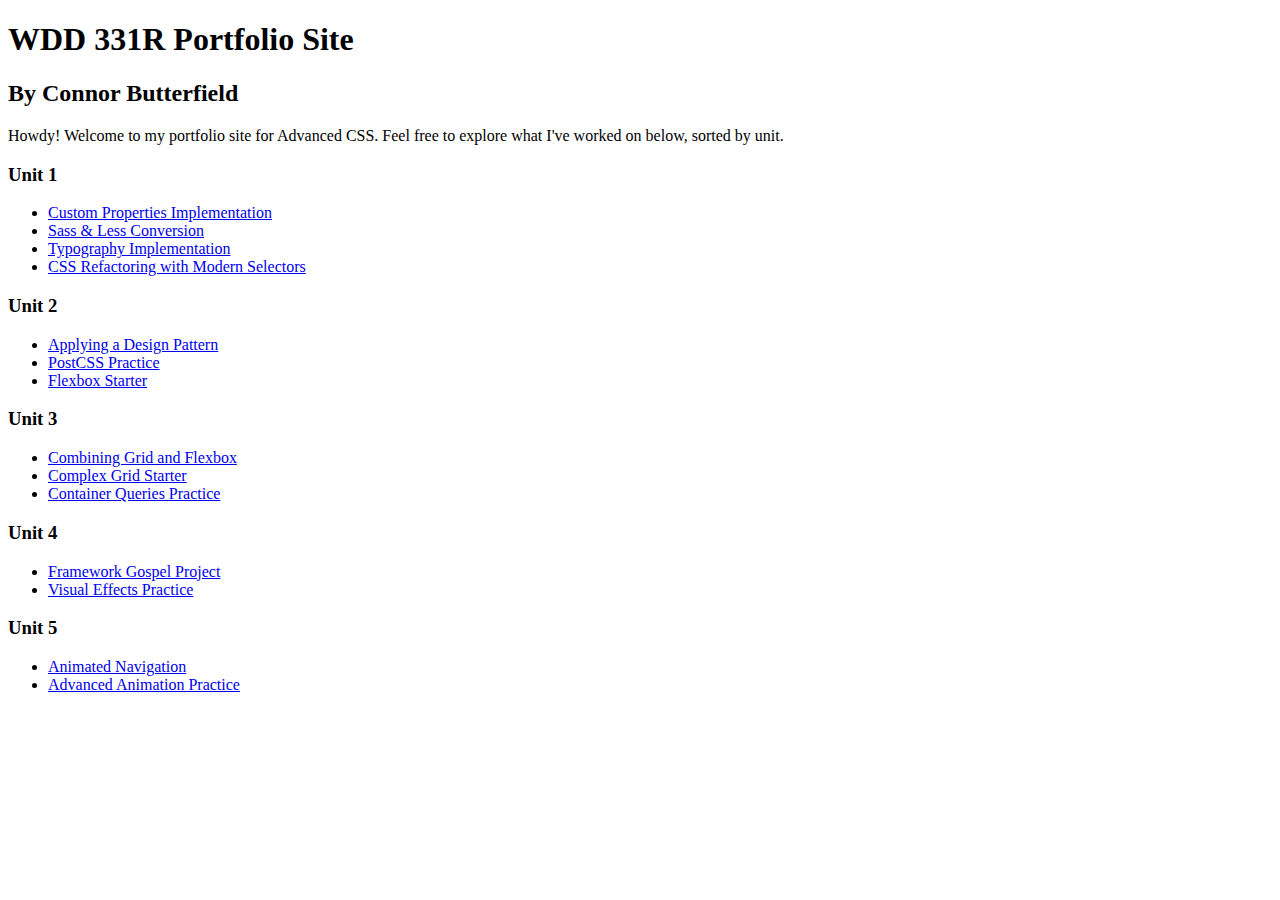
<file: index.html>
<!DOCTYPE html>
<html lang="en">
<head>
    <meta charset="UTF-8">
    <meta name="viewport" content="width=device-width, initial-scale=1.0">
    <title>WDD 331R Portfolio</title>
</head>
<body>
    <h1>WDD 331R Portfolio Site</h1>
    <h2>By Connor Butterfield</h2>
    <p>Howdy! Welcome to my portfolio site for Advanced CSS. Feel free to explore what I've worked on below, sorted by unit.</p>
    <h3>Unit 1</h3>
    <ul>
        <li><a href="unit-1\custom_properties\custom-properties-starter.html">Custom Properties Implementation</a></li>
        <li><a href="unit-1\sass_less\converted-styles.css">Sass & Less Conversion</a></li>
        <li><a href="unit-1\typography-implementation\index.html">Typography Implementation</a></li>
        <li><a href="unit-1\css-refactoring\index.html">CSS Refactoring with Modern Selectors</a></li>
    </ul>
    <h3>Unit 2</h3>
    <ul>
        <li><a href="unit-2\theming-system\index.html">Applying a Design Pattern</a></li>
        <li><a href="unit-2\postcss-practice\index.html">PostCSS Practice</a></li>
        <li><a href="unit-2\flexbox-starter\index.html">Flexbox Starter</a></li>
    </ul>
    <h3>Unit 3</h3>
    <ul>
        <li><a href="unit-3\flexbox-grid\index.html">Combining Grid and Flexbox</a></li>
        <li><a href="unit-3\complex-grid-starter\index.html">Complex Grid Starter</a></li>
        <li><a href="unit-3\container-queries\index.html">Container Queries Practice</a></li>
    </ul>
    <h3>Unit 4</h3>
    <ul>
        <li><a href="unit-4/framework-gospel-project/index.html">Framework Gospel Project</a></li>
        <li><a href="unit-4/visual-effects-practice/index.html">Visual Effects Practice</a></li>
    </ul>
    <h3>Unit 5</h3>
    <ul>
        <li><a href="unit-5/animated-navigation/index.html">Animated Navigation</a></li>
         <li><a href="unit-5/advanced-animation-practice/index.html">Advanced Animation Practice</a></li>
    </ul>
</body>
</html>
</file>
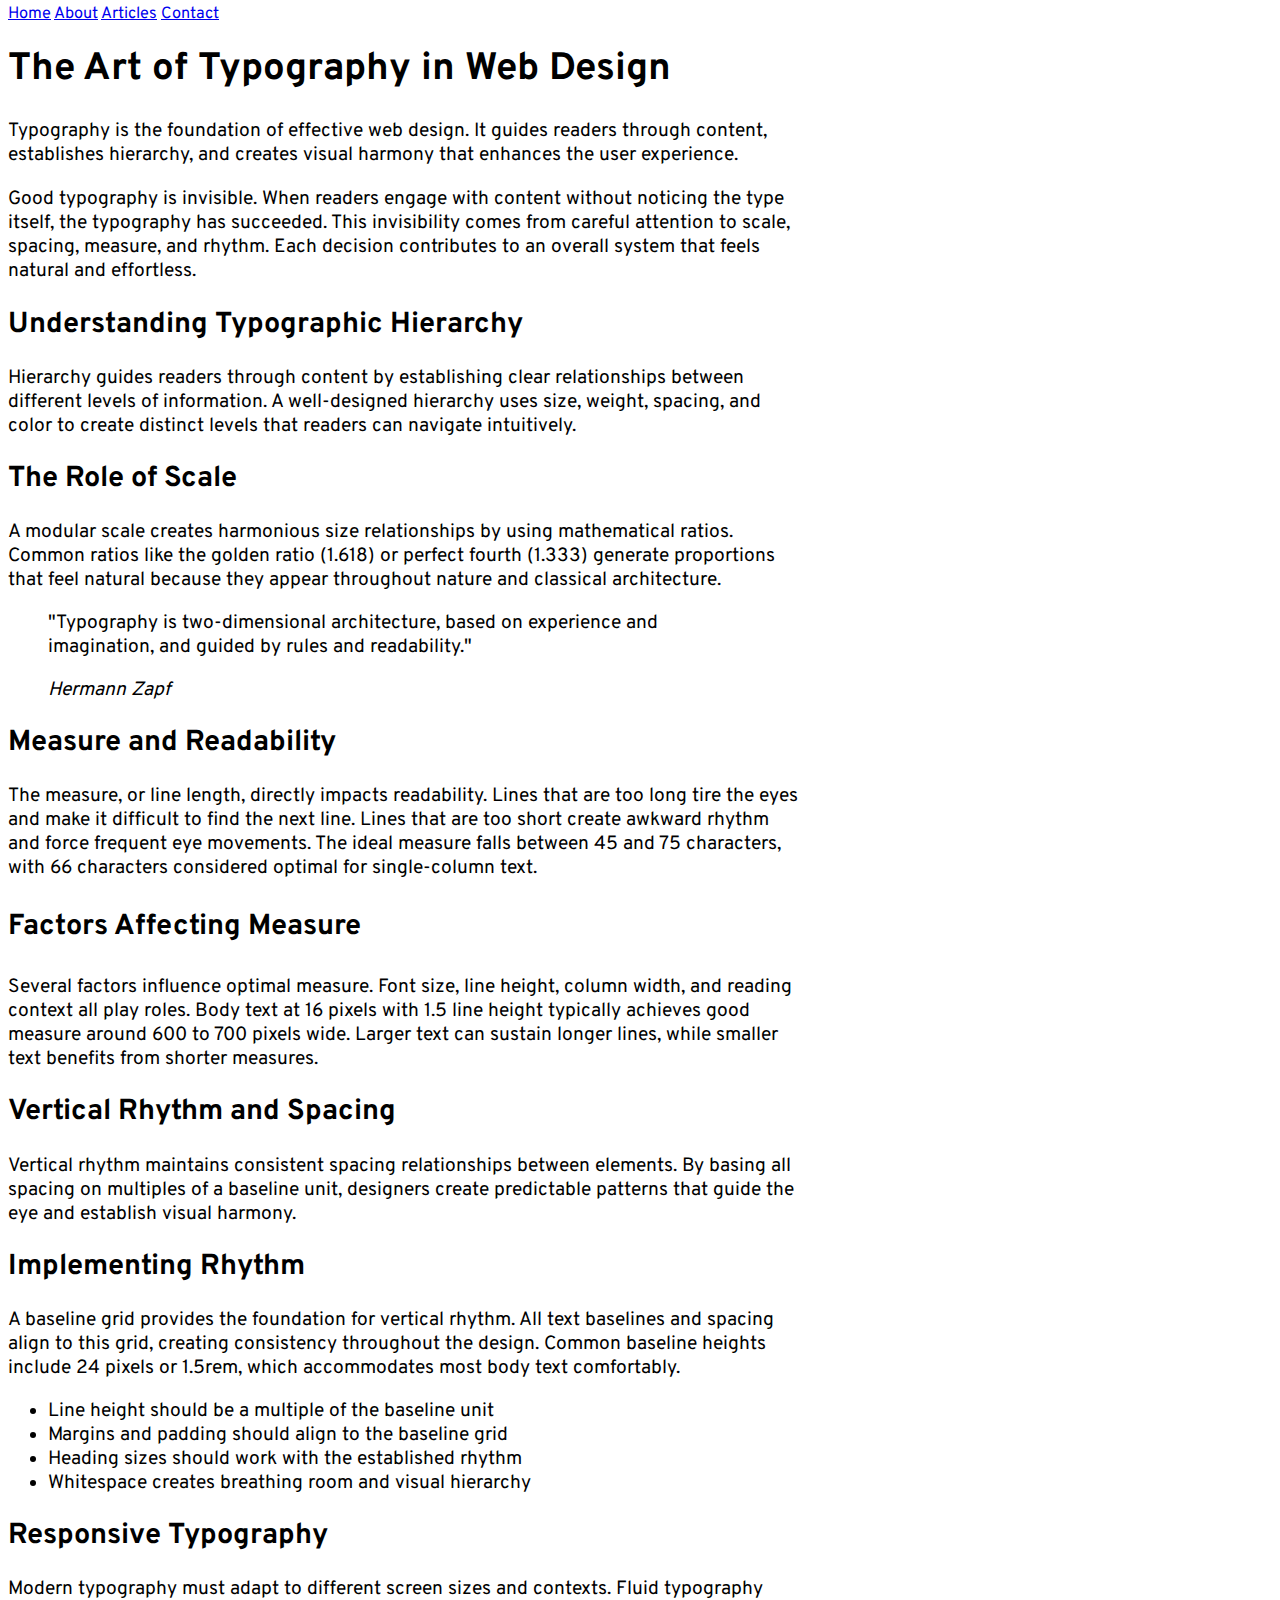
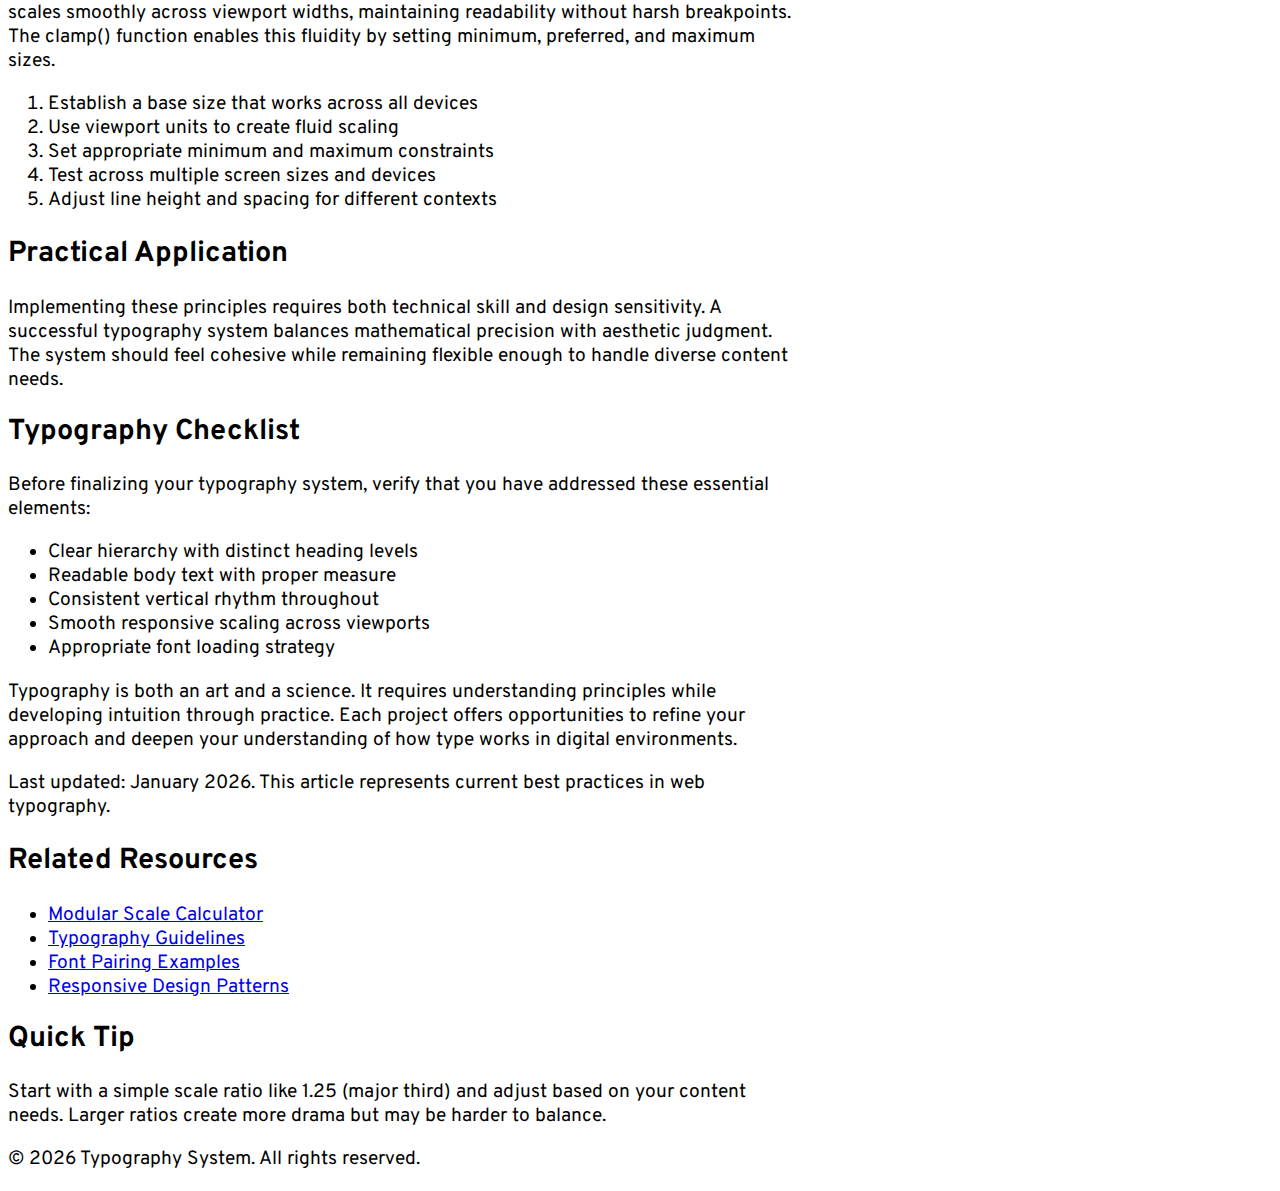
<file: unit-1/typography-implementation/index.html>
<!DOCTYPE html>
<html lang="en">
<head>
    <meta charset="UTF-8">
    <meta name="viewport" content="width=device-width, initial-scale=1.0">
    <title>Typography System Implementation</title>
    <link rel="stylesheet" href="styles.css">
</head>
<body>
    <header>
        <nav>
            <a href="#">Home</a>
            <a href="#">About</a>
            <a href="#">Articles</a>
            <a href="#">Contact</a>
        </nav>
    </header>

    <main>
        <article>
            <h1>The Art of Typography in Web Design</h1>

            <p class="lead">
                Typography is the foundation of effective web design. It guides readers through content, establishes hierarchy, and creates visual harmony that enhances the user experience.
            </p>

            <p>
                Good typography is invisible. When readers engage with content without noticing the type itself, the typography has succeeded. This invisibility comes from careful attention to scale, spacing, measure, and rhythm. Each decision contributes to an overall system that feels natural and effortless.
            </p>

            <h2>Understanding Typographic Hierarchy</h2>

            <p>
                Hierarchy guides readers through content by establishing clear relationships between different levels of information. A well-designed hierarchy uses size, weight, spacing, and color to create distinct levels that readers can navigate intuitively.
            </p>

            <h3>The Role of Scale</h3>

            <p>
                A modular scale creates harmonious size relationships by using mathematical ratios. Common ratios like the golden ratio (1.618) or perfect fourth (1.333) generate proportions that feel natural because they appear throughout nature and classical architecture.
            </p>

            <blockquote>
                <p>
                    "Typography is two-dimensional architecture, based on experience and imagination, and guided by rules and readability."
                </p>
                <cite>Hermann Zapf</cite>
            </blockquote>

            <h3>Measure and Readability</h3>

            <p>
                The measure, or line length, directly impacts readability. Lines that are too long tire the eyes and make it difficult to find the next line. Lines that are too short create awkward rhythm and force frequent eye movements. The ideal measure falls between 45 and 75 characters, with 66 characters considered optimal for single-column text.
            </p>

            <h4>Factors Affecting Measure</h4>

            <p>
                Several factors influence optimal measure. Font size, line height, column width, and reading context all play roles. Body text at 16 pixels with 1.5 line height typically achieves good measure around 600 to 700 pixels wide. Larger text can sustain longer lines, while smaller text benefits from shorter measures.
            </p>

            <h2>Vertical Rhythm and Spacing</h2>

            <p>
                Vertical rhythm maintains consistent spacing relationships between elements. By basing all spacing on multiples of a baseline unit, designers create predictable patterns that guide the eye and establish visual harmony.
            </p>

            <h3>Implementing Rhythm</h3>

            <p>
                A baseline grid provides the foundation for vertical rhythm. All text baselines and spacing align to this grid, creating consistency throughout the design. Common baseline heights include 24 pixels or 1.5rem, which accommodates most body text comfortably.
            </p>

            <ul>
                <li>Line height should be a multiple of the baseline unit</li>
                <li>Margins and padding should align to the baseline grid</li>
                <li>Heading sizes should work with the established rhythm</li>
                <li>Whitespace creates breathing room and visual hierarchy</li>
            </ul>

            <h3>Responsive Typography</h3>

            <p>
                Modern typography must adapt to different screen sizes and contexts. Fluid typography scales smoothly across viewport widths, maintaining readability without harsh breakpoints. The clamp() function enables this fluidity by setting minimum, preferred, and maximum sizes.
            </p>

            <ol>
                <li>Establish a base size that works across all devices</li>
                <li>Use viewport units to create fluid scaling</li>
                <li>Set appropriate minimum and maximum constraints</li>
                <li>Test across multiple screen sizes and devices</li>
                <li>Adjust line height and spacing for different contexts</li>
            </ol>

            <h2>Practical Application</h2>

            <p>
                Implementing these principles requires both technical skill and design sensitivity. A successful typography system balances mathematical precision with aesthetic judgment. The system should feel cohesive while remaining flexible enough to handle diverse content needs.
            </p>

            <div class="card">
                <h3>Typography Checklist</h3>
                <p>
                    Before finalizing your typography system, verify that you have addressed these essential elements:
                </p>
                <ul>
                    <li>Clear hierarchy with distinct heading levels</li>
                    <li>Readable body text with proper measure</li>
                    <li>Consistent vertical rhythm throughout</li>
                    <li>Smooth responsive scaling across viewports</li>
                    <li>Appropriate font loading strategy</li>
                </ul>
            </div>

            <p>
                Typography is both an art and a science. It requires understanding principles while developing intuition through practice. Each project offers opportunities to refine your approach and deepen your understanding of how type works in digital environments.
            </p>

            <p class="small">
                Last updated: January 2026. This article represents current best practices in web typography.
            </p>
        </article>

        <aside>
            <h2>Related Resources</h2>
            <ul>
                <li><a href="#">Modular Scale Calculator</a></li>
                <li><a href="#">Typography Guidelines</a></li>
                <li><a href="#">Font Pairing Examples</a></li>
                <li><a href="#">Responsive Design Patterns</a></li>
            </ul>

            <div class="callout">
                <h3>Quick Tip</h3>
                <p>
                    Start with a simple scale ratio like 1.25 (major third) and adjust based on your content needs. Larger ratios create more drama but may be harder to balance.
                </p>
            </div>
        </aside>
    </main>

    <footer>
        <p>&copy; 2026 Typography System. All rights reserved.</p>
    </footer>
</body>
</html>
</file>
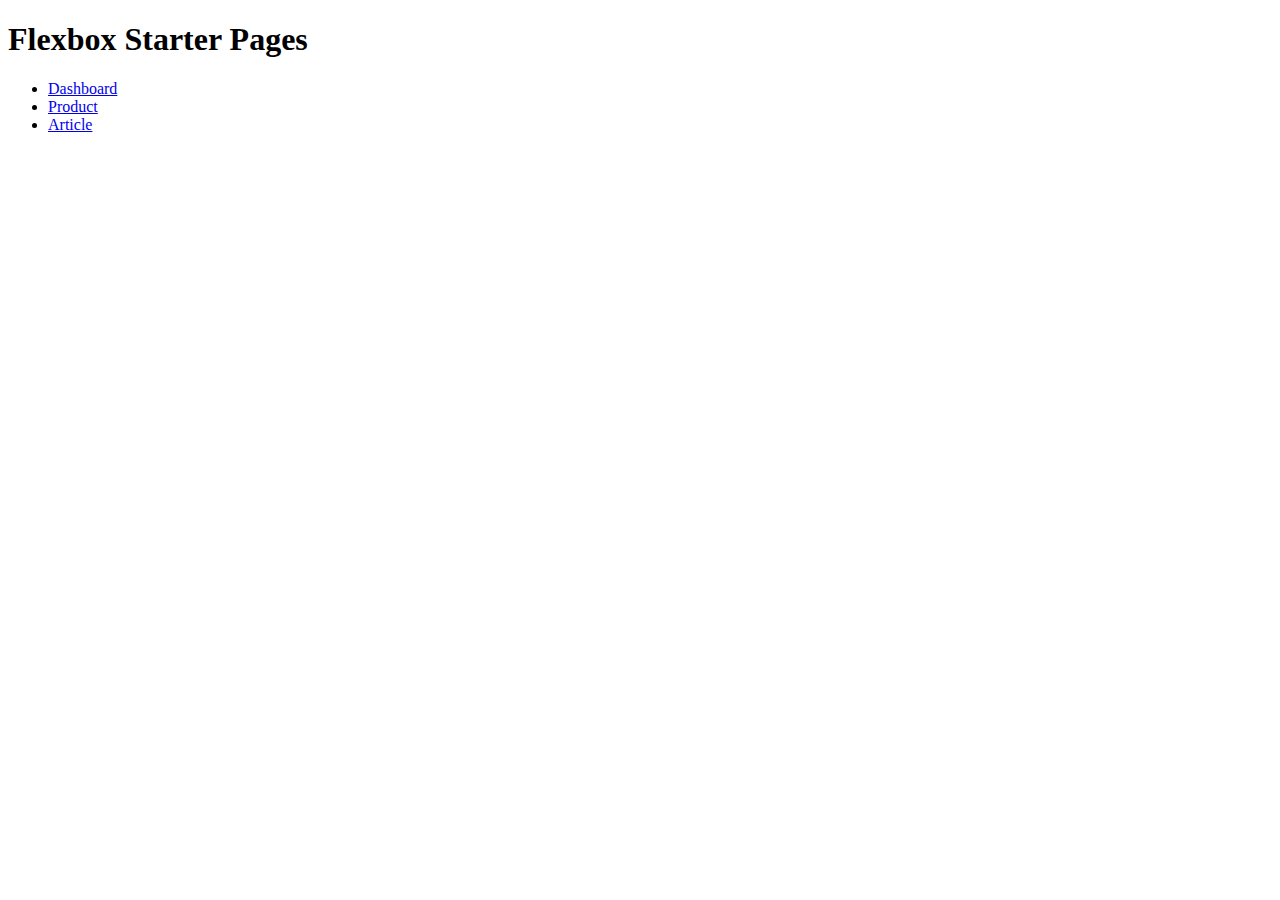
<file: unit-2/flexbox-starter/index.html>
<!DOCTYPE html>
<html lang="en">
<head>
    <meta charset="UTF-8">
    <meta name="viewport" content="width=device-width, initial-scale=1.0">
    <title>Flexbox Starter Index</title>
</head>
<body>
    <h1>Flexbox Starter Pages</h1>
    <ul>
        <li><a href="dashboard.html">Dashboard</a></li>
        <li><a href="product.html">Product</a></li>
        <li><a href="article.html">Article</a></li>
    </ul>
</body>
</html>
</file>
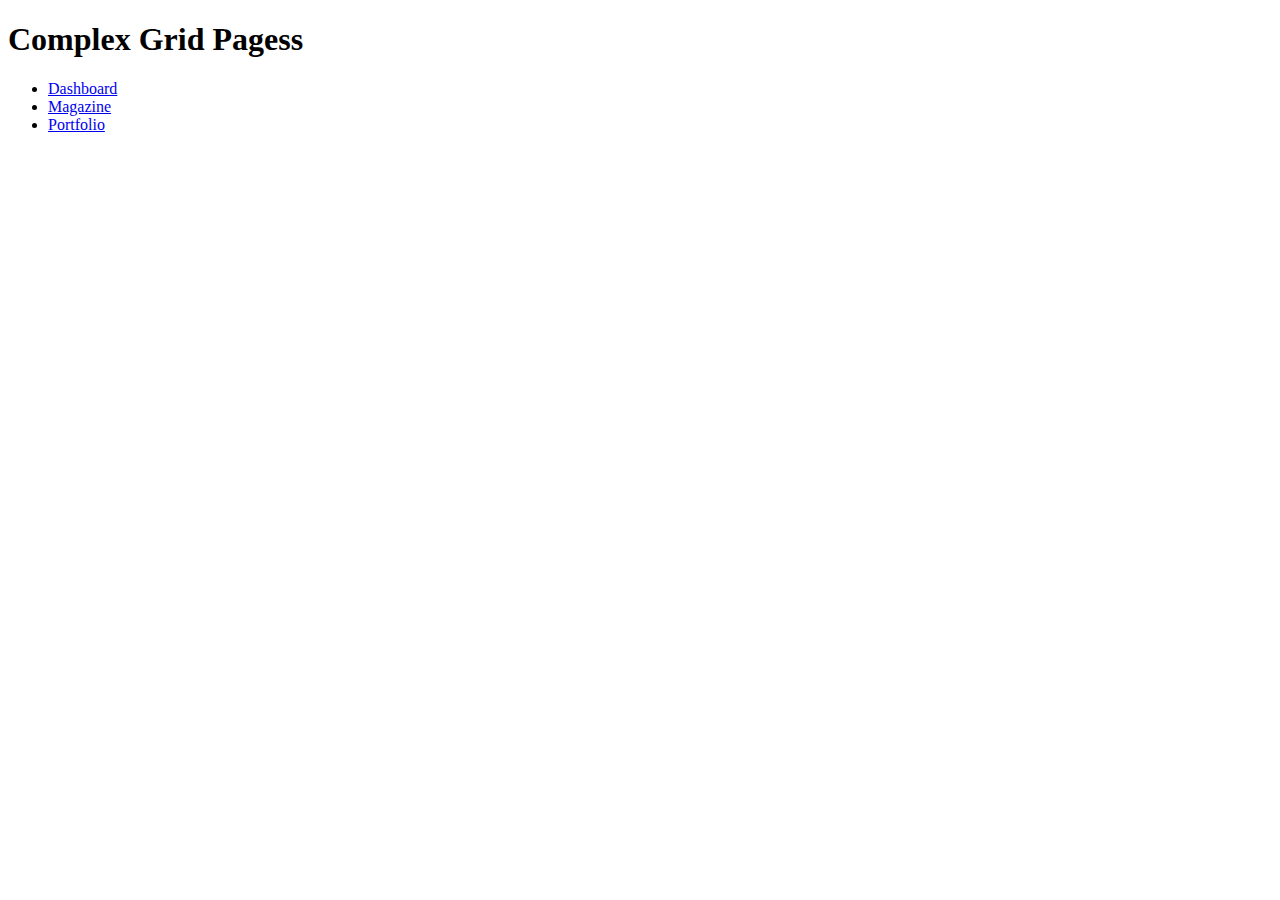
<file: unit-3/complex-grid-starter/index.html>
<!DOCTYPE html>
<html lang="en">
<head>
    <meta charset="UTF-8">
    <meta name="viewport" content="width=device-width, initial-scale=1.0">
    <title>Complex Grid Index</title>
</head>
<body>
    <h1>Complex Grid Pagess</h1>
    <ul>
        <li><a href="dashboard.html">Dashboard</a></li>
        <li><a href="magazine.html">Magazine</a></li>
        <li><a href="portfolio.html">Portfolio</a></li>
    </ul>
</body>
</html>
</file>
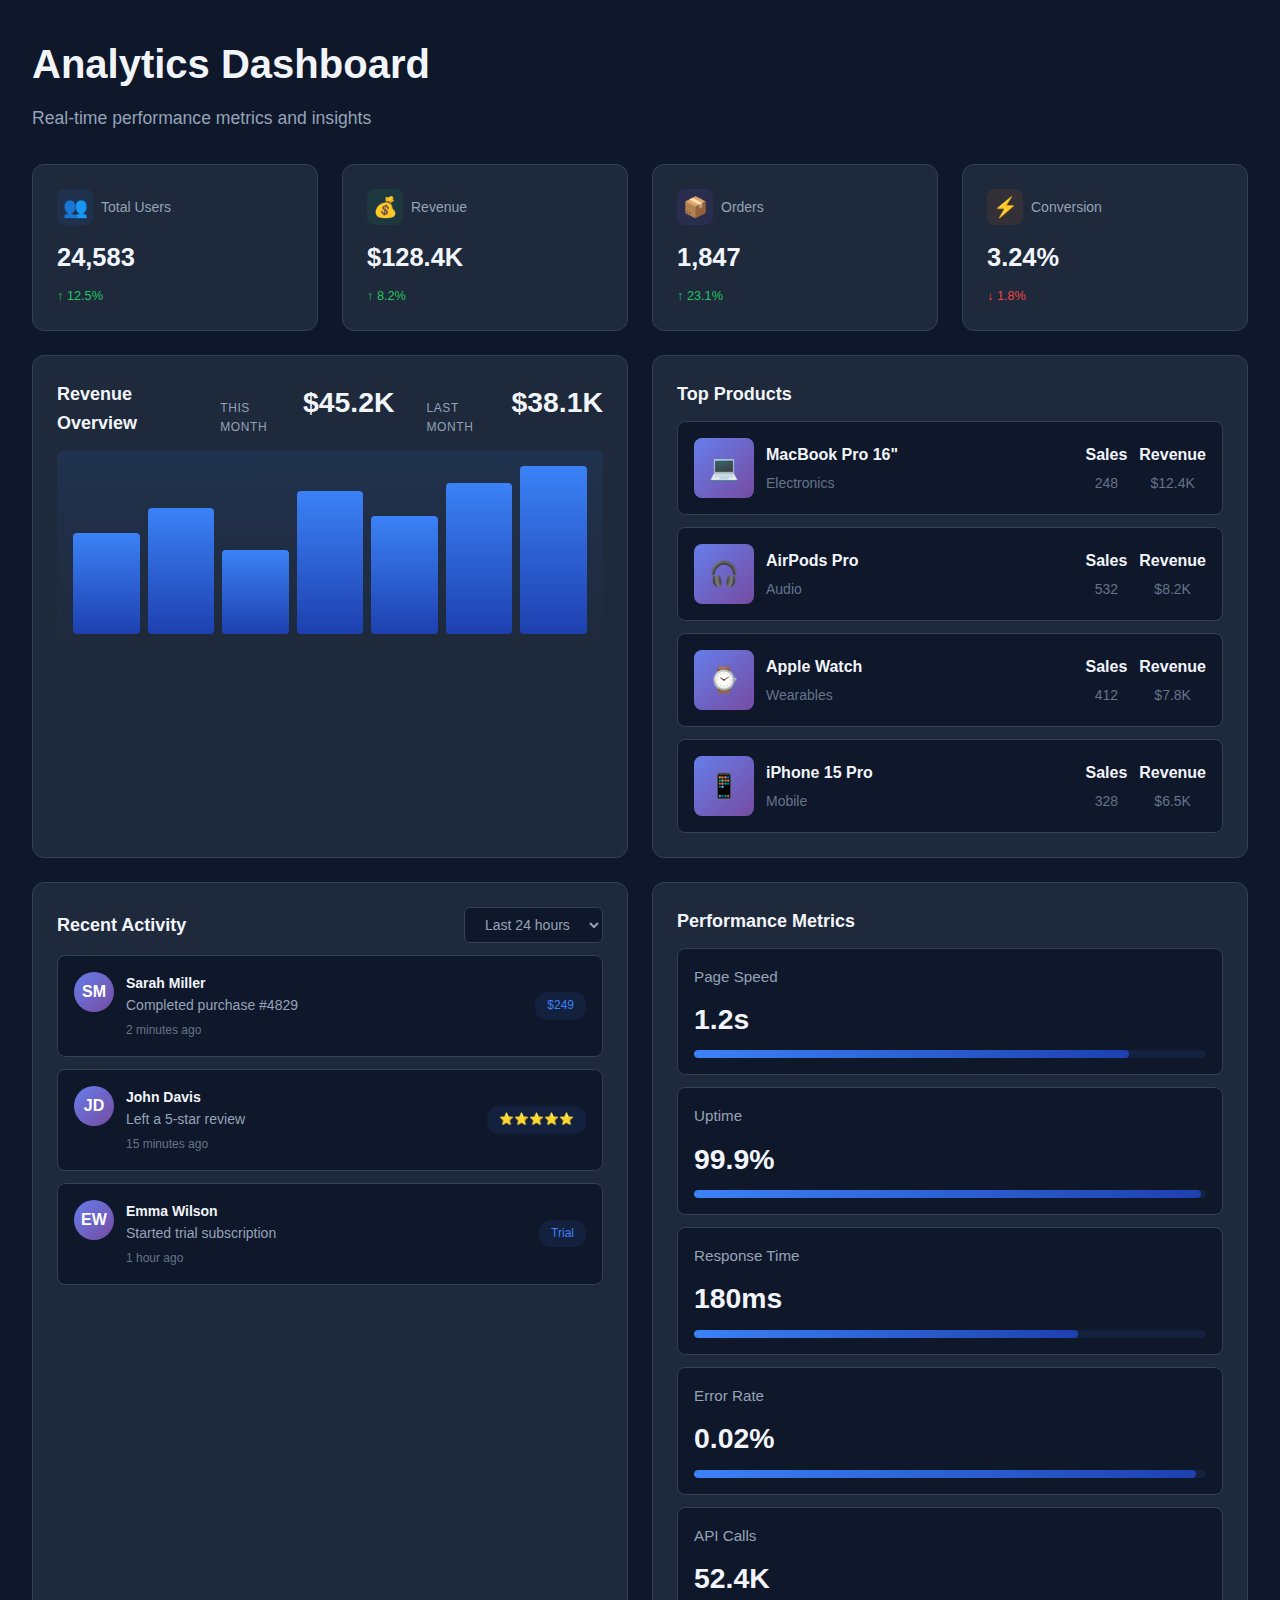
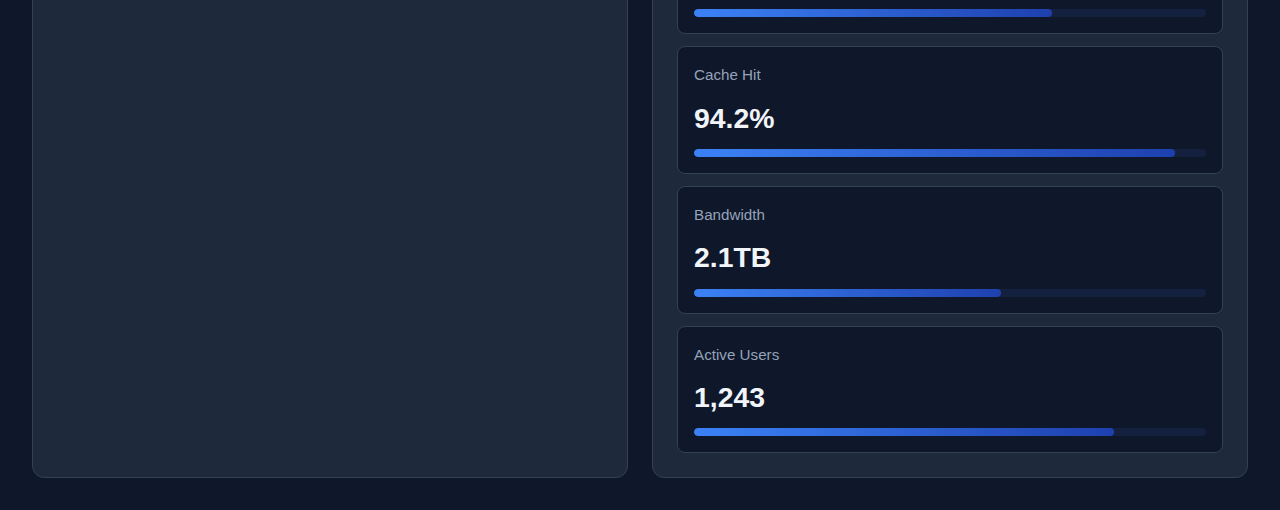
<file: unit-3/container-queries/index.html>
<!DOCTYPE html>
<html lang="en">
<head>
    <meta charset="UTF-8">
    <meta name="viewport" content="width=device-width, initial-scale=1" />
    <title>Analytics Dashboard - Container Queries</title>
    <link rel="stylesheet" href="css/main.css">
</head>
<body>
    <div class="dashboard">
        <div class="dashboard-header">
            <h1>
                Analytics Dashboard
            </h1>
            <p>
                Real-time performance metrics and insights
            </p>
        </div>

        <div class="dashboard-grid">
            <!-- ROW 1: 4 stat cards in different width containers -->
            <div class="widget-container col-narrow">
                <div class="stat-card">
                    <div class="stat-card-header">
                        <div class="stat-card-icon blue">
                            👥
                        </div>
                        <div class="stat-card-title">
                            Total Users
                        </div>
                    </div>
                    <div class="stat-card-content">
                        <div class="stat-card-value">
                            24,583
                        </div>
                        <div class="stat-card-change positive">
                            ↑ 12.5%
                        </div>
                    </div>
                    <svg class="stat-card-chart" viewBox="0 0 80 60" preserveAspectRatio="none">
                        <polyline points="0,50 20,45 40,30 60,35 80,20" fill="none" stroke="#3b82f6" stroke-width="2"/>
                        <polyline points="0,60 0,50 20,45 40,30 60,35 80,20 80,60" fill="rgba(59, 130, 246, 0.1)"/>
                    </svg>
                </div>
            </div>

            <div class="widget-container col-narrow">
                <div class="stat-card">
                    <div class="stat-card-header">
                        <div class="stat-card-icon green">
                            💰
                        </div>
                        <div class="stat-card-title">
                            Revenue
                        </div>
                    </div>
                    <div class="stat-card-content">
                        <div class="stat-card-value">
                            $128.4K
                        </div>
                        <div class="stat-card-change positive">
                            ↑ 8.2%
                        </div>
                    </div>
                    <svg class="stat-card-chart" viewBox="0 0 80 60" preserveAspectRatio="none">
                        <polyline points="0,40 20,35 40,45 60,25 80,15" fill="none" stroke="#22c55e" stroke-width="2"/>
                        <polyline points="0,60 0,40 20,35 40,45 60,25 80,15 80,60" fill="rgba(34, 197, 94, 0.1)"/>
                    </svg>
                </div>
            </div>

            <div class="widget-container col-narrow">
                <div class="stat-card">
                    <div class="stat-card-header">
                        <div class="stat-card-icon purple">
                            📦
                        </div>
                        <div class="stat-card-title">
                            Orders
                        </div>
                    </div>
                    <div class="stat-card-content">
                        <div class="stat-card-value">
                            1,847
                        </div>
                        <div class="stat-card-change positive">
                            ↑ 23.1%
                        </div>
                    </div>
                    <svg class="stat-card-chart" viewBox="0 0 80 60" preserveAspectRatio="none">
                        <polyline points="0,45 20,40 40,35 60,30 80,10" fill="none" stroke="#a855f7" stroke-width="2"/>
                        <polyline points="0,60 0,45 20,40 40,35 60,30 80,10 80,60" fill="rgba(168, 85, 247, 0.1)"/>
                    </svg>
                </div>
            </div>

            <div class="widget-container col-narrow">
                <div class="stat-card">
                    <div class="stat-card-header">
                        <div class="stat-card-icon orange">
                            ⚡
                        </div>
                        <div class="stat-card-title">
                            Conversion
                        </div>
                    </div>
                    <div class="stat-card-content">
                        <div class="stat-card-value">
                            3.24%
                        </div>
                        <div class="stat-card-change negative">
                            ↓ 1.8%
                        </div>
                    </div>
                    <svg class="stat-card-chart" viewBox="0 0 80 60" preserveAspectRatio="none">
                        <polyline points="0,30 20,25 40,35 60,40 80,45" fill="none" stroke="#f97316" stroke-width="2"/>
                        <polyline points="0,60 0,30 20,25 40,35 60,40 80,45 80,60" fill="rgba(249, 115, 22, 0.1)"/>
                    </svg>
                </div>
            </div>

            <!-- ROW 2: Revenue chart (wide) + Top products (wide) -->
            <div class="widget-container col-wide">
                <div class="revenue-chart">
                    <div class="revenue-chart-header">
                        <div class="revenue-chart-title">
                            Revenue Overview
                        </div>
                        <div class="revenue-chart-stats">
                            <div class="revenue-stat">
                                <div class="revenue-stat-label">
                                    This Month
                                </div>
                                <div class="revenue-stat-value">
                                    $45.2K
                                </div>
                            </div>
                            <div class="revenue-stat">
                                <div class="revenue-stat-label">
                                    Last Month
                                </div>
                                <div class="revenue-stat-value">
                                    $38.1K
                                </div>
                            </div>
                        </div>
                    </div>
                    <div class="revenue-chart-visual">
                        <div class="revenue-bar" style="height: 60%;"></div>
                        <div class="revenue-bar" style="height: 75%;"></div>
                        <div class="revenue-bar" style="height: 50%;"></div>
                        <div class="revenue-bar" style="height: 85%;"></div>
                        <div class="revenue-bar" style="height: 70%;"></div>
                        <div class="revenue-bar" style="height: 90%;"></div>
                        <div class="revenue-bar" style="height: 100%;"></div>
                    </div>
                </div>
            </div>

            <div class="widget-container col-wide">
                <div class="top-products">
                    <div class="top-products-header">
                        Top Products
                    </div>
                    <div class="product-list">
                        <div class="product-item">
                            <div class="product-image">
                                💻
                            </div>
                            <div class="product-info">
                                <div class="product-name">
                                    MacBook Pro 16"
                                </div>
                                <div class="product-category">
                                    Electronics
                                </div>
                            </div>
                            <div class="product-stat">
                                <div class="product-stat-label">
                                    Sales
                                </div>
                                <div class="product-stat-value">
                                    248
                                </div>
                            </div>
                            <div class="product-stat">
                                <div class="product-stat-label">
                                    Revenue
                                </div>
                                <div class="product-stat-value">
                                    $12.4K
                                </div>
                            </div>
                        </div>
                        <div class="product-item">
                            <div class="product-image">
                                🎧
                            </div>
                            <div class="product-info">
                                <div class="product-name">
                                    AirPods Pro
                                </div>
                                <div class="product-category">
                                    Audio
                                </div>
                            </div>
                            <div class="product-stat">
                                <div class="product-stat-label">
                                    Sales
                                </div>
                                <div class="product-stat-value">
                                    532
                                </div>
                            </div>
                            <div class="product-stat">
                                <div class="product-stat-label">
                                    Revenue
                                </div>
                                <div class="product-stat-value">
                                    $8.2K
                                </div>
                            </div>
                        </div>
                        <div class="product-item">
                            <div class="product-image">
                                ⌚
                            </div>
                            <div class="product-info">
                                <div class="product-name">
                                    Apple Watch
                                </div>
                                <div class="product-category">
                                    Wearables
                                </div>
                            </div>
                            <div class="product-stat">
                                <div class="product-stat-label">
                                    Sales
                                </div>
                                <div class="product-stat-value">
                                    412
                                </div>
                            </div>
                            <div class="product-stat">
                                <div class="product-stat-label">
                                    Revenue
                                </div>
                                <div class="product-stat-value">
                                    $7.8K
                                </div>
                            </div>
                        </div>
                        <div class="product-item">
                            <div class="product-image">
                                📱
                            </div>
                            <div class="product-info">
                                <div class="product-name">
                                    iPhone 15 Pro
                                </div>
                                <div class="product-category">
                                    Mobile
                                </div>
                            </div>
                            <div class="product-stat">
                                <div class="product-stat-label">
                                    Sales
                                </div>
                                <div class="product-stat-value">
                                    328
                                </div>
                            </div>
                            <div class="product-stat">
                                <div class="product-stat-label">
                                    Revenue
                                </div>
                                <div class="product-stat-value">
                                    $6.5K
                                </div>
                            </div>
                        </div>
                    </div>
                </div>
            </div>

            <!-- ROW 3: User activity (wide) + Performance metrics (wide) -->
            <div class="widget-container col-wide">
                <div class="user-activity">
                    <div class="user-activity-header">
                        <div class="user-activity-title">
                            Recent Activity
                        </div>
                        <select class="user-activity-filter">
                            <option>Last 24 hours</option>
                            <option>Last 7 days</option>
                            <option>Last 30 days</option>
                        </select>
                    </div>
                    <div class="user-activity-list">
                        <div class="activity-item">
                            <div class="activity-item-row">
                                <div class="activity-avatar">
                                    SM
                                </div>
                                <div class="activity-content">
                                    <div class="activity-name">
                                        Sarah Miller
                                    </div>
                                    <div class="activity-action">
                                        Completed purchase #4829
                                    </div>
                                    <span class="activity-time">
                                        2 minutes ago
                                    </span>
                                </div>
                            </div>
                            <div class="activity-meta">
                                <div class="activity-badge">
                                    $249
                                </div>
                            </div>
                        </div>
                        <div class="activity-item">
                            <div class="activity-item-row">
                                <div class="activity-avatar">
                                    JD
                                </div>
                                <div class="activity-content">
                                    <div class="activity-name">
                                        John Davis
                                    </div>
                                    <div class="activity-action">
                                        Left a 5-star review
                                    </div>
                                    <span class="activity-time">
                                        15 minutes ago
                                    </span>
                                </div>
                            </div>
                            <div class="activity-meta">
                                <div class="activity-badge">
                                    ⭐⭐⭐⭐⭐
                                </div>
                            </div>
                        </div>
                        <div class="activity-item">
                            <div class="activity-item-row">
                                <div class="activity-avatar">
                                    EW
                                </div>
                                <div class="activity-content">
                                    <div class="activity-name">
                                        Emma Wilson
                                    </div>
                                    <div class="activity-action">
                                        Started trial subscription
                                    </div>
                                    <span class="activity-time">
                                        1 hour ago
                                    </span>
                                </div>
                            </div>
                            <div class="activity-meta">
                                <div class="activity-badge">
                                    Trial
                                </div>
                            </div>
                        </div>
                    </div>
                </div>
            </div>

            <div class="widget-container col-wide">
                <div class="performance-metrics">
                    <div class="performance-header">
                        Performance Metrics
                    </div>
                    <div class="metrics-grid">
                        <div class="metric-card">
                            <div class="metric-label">
                                Page Speed
                            </div>
                            <div class="metric-value">
                                1.2s
                            </div>
                            <div class="metric-progress">
                                <div class="metric-progress-bar" style="width: 85%;"></div>
                            </div>
                        </div>
                        <div class="metric-card">
                            <div class="metric-label">
                                Uptime
                            </div>
                            <div class="metric-value">
                                99.9%
                            </div>
                            <div class="metric-progress">
                                <div class="metric-progress-bar" style="width: 99%;"></div>
                            </div>
                        </div>
                        <div class="metric-card">
                            <div class="metric-label">
                                Response Time
                            </div>
                            <div class="metric-value">
                                180ms
                            </div>
                            <div class="metric-progress">
                                <div class="metric-progress-bar" style="width: 75%;"></div>
                            </div>
                        </div>
                        <div class="metric-card">
                            <div class="metric-label">
                                Error Rate
                            </div>
                            <div class="metric-value">
                                0.02%
                            </div>
                            <div class="metric-progress">
                                <div class="metric-progress-bar" style="width: 98%;"></div>
                            </div>
                        </div>
                        <div class="metric-card">
                            <div class="metric-label">
                                API Calls
                            </div>
                            <div class="metric-value">
                                52.4K
                            </div>
                            <div class="metric-progress">
                                <div class="metric-progress-bar" style="width: 70%;"></div>
                            </div>
                        </div>
                        <div class="metric-card">
                            <div class="metric-label">
                                Cache Hit
                            </div>
                            <div class="metric-value">
                                94.2%
                            </div>
                            <div class="metric-progress">
                                <div class="metric-progress-bar" style="width: 94%;"></div>
                            </div>
                        </div>
                        <div class="metric-card">
                            <div class="metric-label">
                                Bandwidth
                            </div>
                            <div class="metric-value">
                                2.1TB
                            </div>
                            <div class="metric-progress">
                                <div class="metric-progress-bar" style="width: 60%;"></div>
                            </div>
                        </div>
                        <div class="metric-card">
                            <div class="metric-label">
                                Active Users
                            </div>
                            <div class="metric-value">
                                1,243
                            </div>
                            <div class="metric-progress">
                                <div class="metric-progress-bar" style="width: 82%;"></div>
                            </div>
                        </div>
                    </div>
                </div>
            </div>
        </div>
    </div>
</body>
</html>
</file>
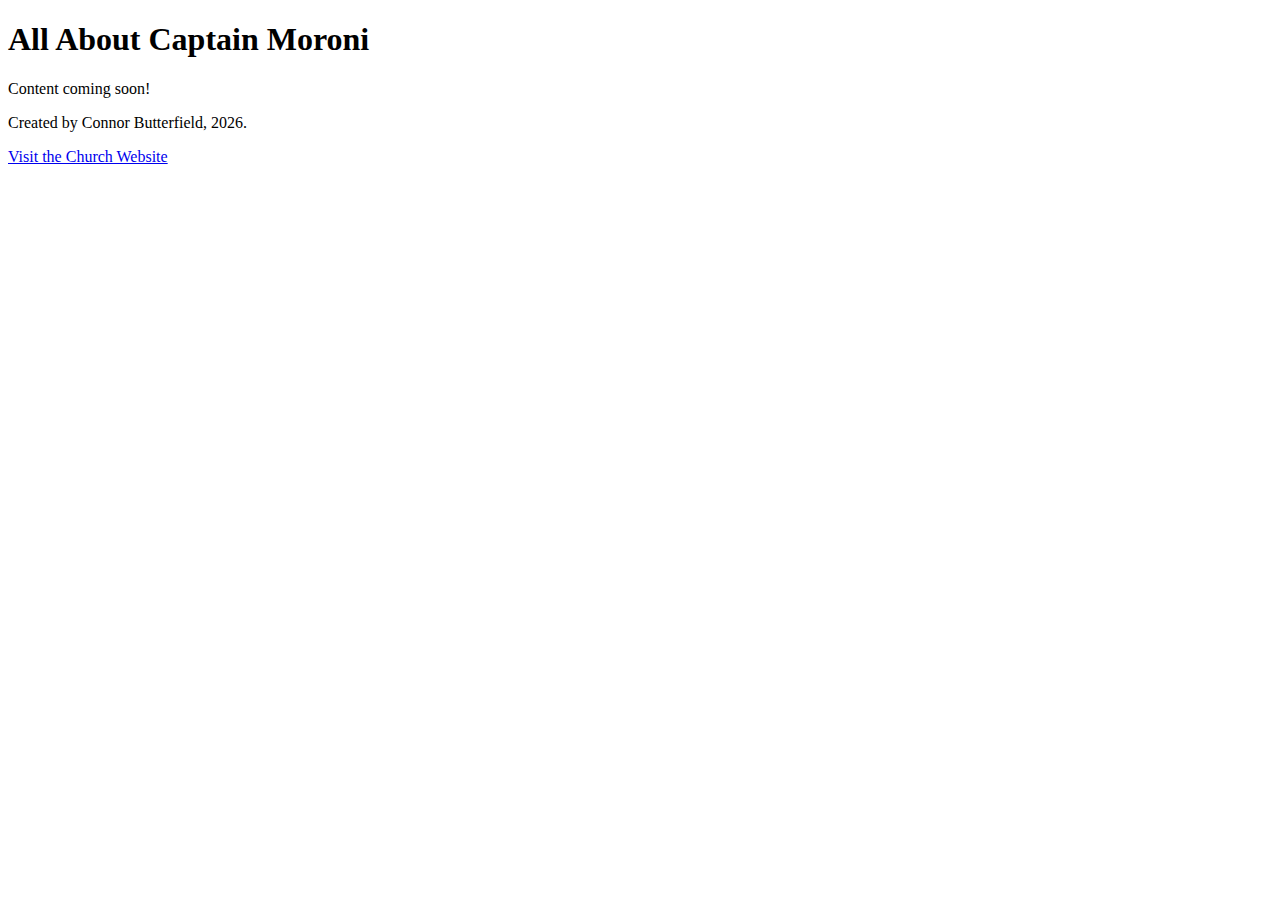
<file: unit-4/framework-gospel-project/index.html>
<!DOCTYPE html>
<html lang="en">
<head>
    <meta charset="UTF-8">
    <meta name="viewport" content="width=device-width, initial-scale=1.0">
    <title>Gospel Site</title>
</head>
<body>
    <header>
        <h1>All About Captain Moroni</h1>
    </header>
        <p>
            Content coming soon!
        </p>
    <footer>
        <p>Created by Connor Butterfield, 2026.</p>
        <a href="https://www.churchofjesuschrist.org/">Visit the Church Website</a>
    </footer>
</body>
</html>
</file>
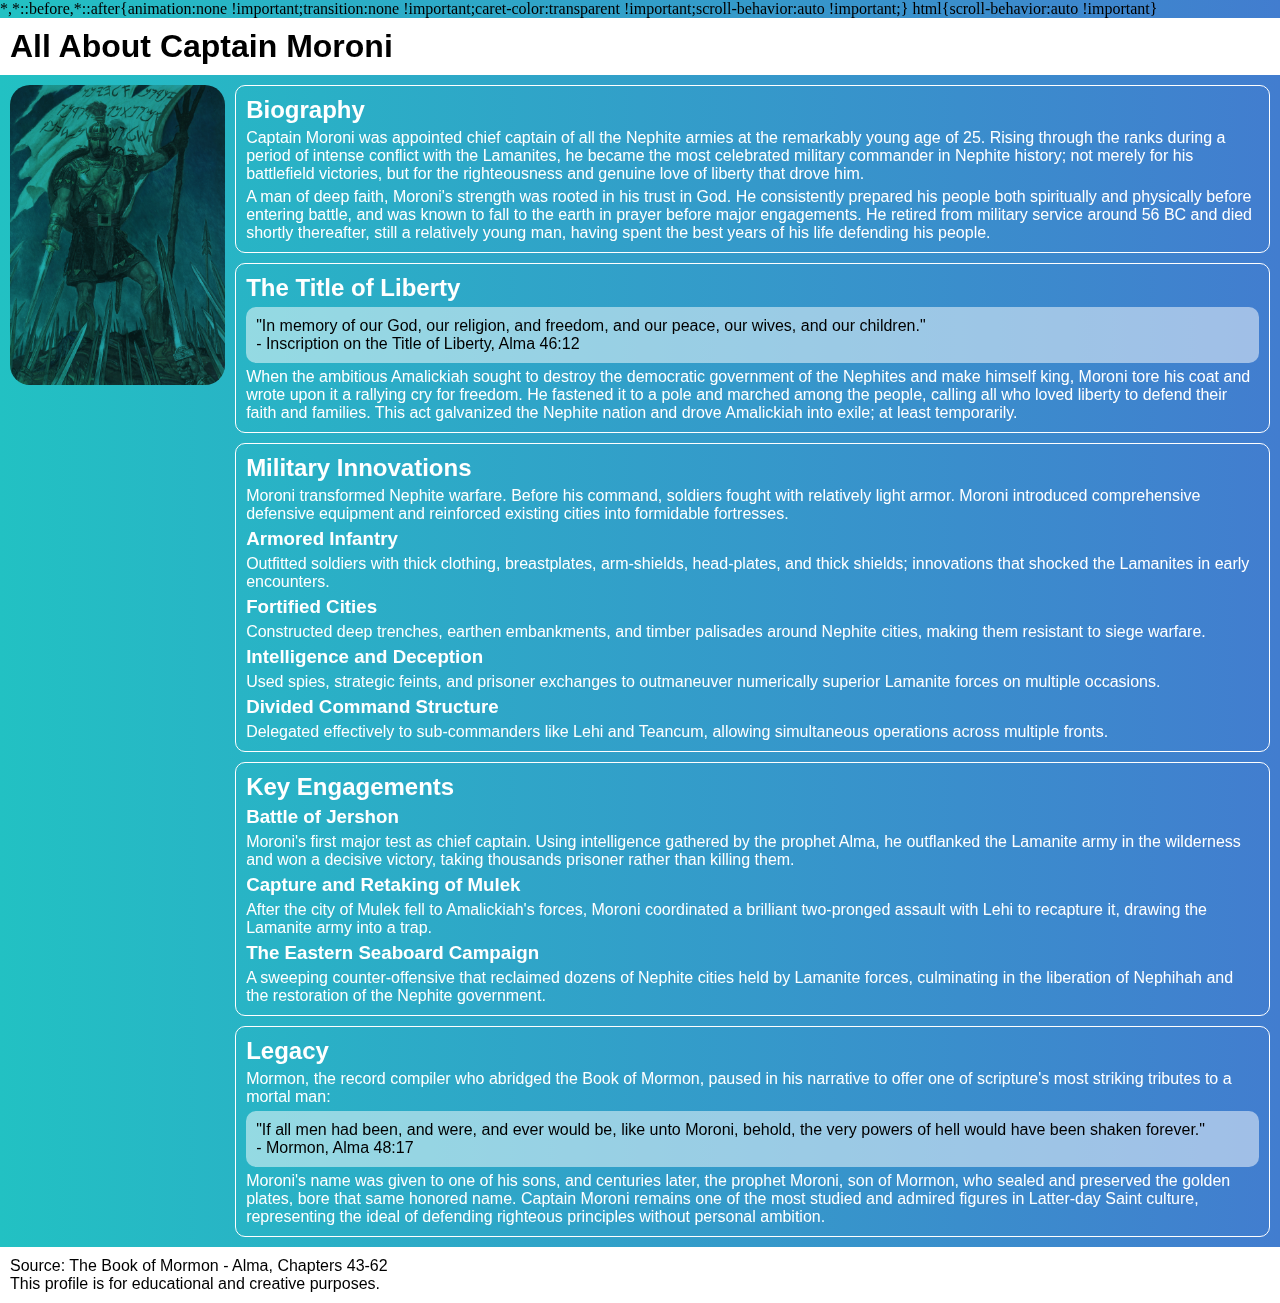
<file: unit-4/visual-effects-practice/index.html>
<!DOCTYPE html>
<html lang="en">
<head>
  <meta charset="UTF-8" />
  <meta name="viewport" content="width=device-width, initial-scale=1.0" />
  <link rel="stylesheet" href="styles/styles.css" />
</head>
<body>

  <header class="site-header">
    <h1>All About Captain Moroni</h1>
  </header>

  <main class="profile-page">
    <div class="profile-body">
      <img src="images/captain_moroni_title_liberty.jpeg">
      <article class="profile-content">
        
        <section class="content-section">
          <h2 class="section-title">Biography</h2>
          <p>Captain Moroni was appointed chief captain of all the Nephite armies at the remarkably young age of 25. Rising through the ranks during a period of intense conflict with the Lamanites, he became the most celebrated military commander in Nephite history; not merely for his battlefield victories, but for the righteousness and genuine love of liberty that drove him.</p>
          <p>A man of deep faith, Moroni's strength was rooted in his trust in God. He consistently prepared his people both spiritually and physically before entering battle, and was known to fall to the earth in prayer before major engagements. He retired from military service around 56 BC and died shortly thereafter, still a relatively young man, having spent the best years of his life defending his people.</p>
        </section>

        <section class="content-section">

          <h2 class="section-title">The Title of Liberty</h2>
          <div class="quote">
            <p>"In memory of our God, our religion, and freedom, and our peace, our wives, and our children."</p>
            <div>- Inscription on the Title of Liberty, Alma 46:12</div>
          </div>
          <p>When the ambitious Amalickiah sought to destroy the democratic government of the Nephites and make himself king, Moroni tore his coat and wrote upon it a rallying cry for freedom. He fastened it to a pole and marched among the people, calling all who loved liberty to defend their faith and families. This act galvanized the Nephite nation and drove Amalickiah into exile; at least temporarily.</p>

        </section>

        <section class="content-section">

          <h2 class="section-title">Military Innovations</h2>
          <p>Moroni transformed Nephite warfare. Before his command, soldiers fought with relatively light armor. Moroni introduced comprehensive defensive equipment and reinforced existing cities into formidable fortresses.</p>
          <h3>Armored Infantry</h3>
          <p>Outfitted soldiers with thick clothing, breastplates, arm-shields, head-plates, and thick shields; innovations that shocked the Lamanites in early encounters.</p>
          <h3>Fortified Cities</h3>
          <p>Constructed deep trenches, earthen embankments, and timber palisades around Nephite cities, making them resistant to siege warfare.</p>
          <h3>Intelligence and Deception</h3>
          <p>Used spies, strategic feints, and prisoner exchanges to outmaneuver numerically superior Lamanite forces on multiple occasions.</p>
          <h3>Divided Command Structure</h3>
          <p>Delegated effectively to sub-commanders like Lehi and Teancum, allowing simultaneous operations across multiple fronts.</p>

        </section>

        <section class="content-section">
          <h2 class="section-title">Key Engagements</h2>
            <h3>Battle of Jershon</h3>
            <p>Moroni's first major test as chief captain. Using intelligence gathered by the prophet Alma, he outflanked the Lamanite army in the wilderness and won a decisive victory, taking thousands prisoner rather than killing them.</p>

            <h3>Capture and Retaking of Mulek</h3>
            <p>After the city of Mulek fell to Amalickiah's forces, Moroni coordinated a brilliant two-pronged assault with Lehi to recapture it, drawing the Lamanite army into a trap.</p>

            <h3>The Eastern Seaboard Campaign</h3>
            <p>A sweeping counter-offensive that reclaimed dozens of Nephite cities held by Lamanite forces, culminating in the liberation of Nephihah and the restoration of the Nephite government.</p>
        </section>

        <section class="content-section">

          <h2 class="section-title">Legacy</h2>
          <p>Mormon, the record compiler who abridged the Book of Mormon, paused in his narrative to offer one of scripture's most striking tributes to a mortal man:</p>
          <div class="quote">
            <p>"If all men had been, and were, and ever would be, like unto Moroni, behold, the very powers of hell would have been shaken forever."</p>
            <div>- Mormon, Alma 48:17</div>
          </div>
          <p>Moroni's name was given to one of his sons, and centuries later, the prophet Moroni, son of Mormon, who sealed and preserved the golden plates, bore that same honored name. Captain Moroni remains one of the most studied and admired figures in Latter-day Saint culture, representing the ideal of defending righteous principles without personal ambition.</p>
        </section>

      </article>

    </div>
  </main>

  <footer class="site-footer">
    <p>Source: The Book of Mormon - Alma, Chapters 43-62</p>
    <p>This profile is for educational and creative purposes.</p>
  </footer>

</body>
</html>
</file>
<file: unit-1/typography-implementation/styles.css>
/* Root declaration */
:root {
    /* Font scale variations */
    --font-xs: calc(var(--font-m) * 0.65);
    --font-s: calc(var(--font-m) * 0.85);
    --font-m: clamp(1rem, 3vw, 1.2rem);
    --font-l: calc(var(--font-m) * 1.5);
    --font-xl: calc(var(--font-m) * 2);

    /* Line height rhythm & variations */
    --rhythm: 1.5rem;
    --space-xs: calc(var(--rhythm) * 0.5);
    --space-s: calc(var(--rhythm) * 0.75);
    --space-m: var(--rhythm);
    --space-l: calc(var(--rhythm) * 1.5);
    --space-xl: calc(var(--rhythm) * 2);
}

/* Content styles */
body {
    font-family: "Overpass";
    font-size: var(--font-m);
    max-width: 66ch;
    line-height: var(--space-m);

    nav {
        font-size: var(--font-s);
        line-height: var(--space-xs);
    }

    h1 {
        font-size: var(--font-xl);
        max-width: 40ch;
        line-height: var(--space-xl);
    }
    
    h2 {
        font-size: var(--font-l);
        max-width: 42ch;
        line-height: var(--space-l);
    }

    h3 {
        font-size: var(--font-l);
        max-width: 45ch;
        line-height: var(--space-m);
    }

    h4 {
        font-size: var(--font-l);
        max-width: 50ch;
        line-height: var(--space-s);
    }
}

/* Font face declaration */
@font-face {
    font-family: "Overpass";
    src: url('fonts/Overpass-VariableFont_wght.ttf') format("truetype");
    font-weight: 100 900;
    font-style: normal;
    font-display: swap;
}
</file>
<file: unit-3/container-queries/css/main.css>
/* ============================================
   MAIN STYLESHEET
   Imports base styles and defines widget components
   ============================================ */

@import 'base.css';

/* ============================================
   STAT CARD WIDGET
   Small metric display with icon, value, and optional chart
   Uses container queries to adapt layout
   ============================================ */

.stat-card {
    display: flex;
    flex-direction: column;
    gap: 0.75rem;

    .stat-card-header {
        display: flex;
        flex-direction: column;
        align-items: center;
        gap: 0.5rem;
        text-align: center;
    }

    .stat-card-icon {
        width: clamp(36px, 8cqi, 48px);
        height: clamp(36px, 8cqi, 48px);
        border-radius: 8px;
        display: flex;
        align-items: center;
        justify-content: center;
        font-size: clamp(1.25rem, 3cqi + 0.5rem, 1.75rem);
        flex-shrink: 0;

        &.blue {
            background: rgba(59, 130, 246, 0.1);
            color: #3b82f6;
        }

        &.green {
            background: rgba(34, 197, 94, 0.1);
            color: #22c55e;
        }

        &.purple {
            background: rgba(168, 85, 247, 0.1);
            color: #a855f7;
        }

        &.orange {
            background: rgba(249, 115, 22, 0.1);
            color: #f97316;
        }
    }

    .stat-card-title {
        font-size: 0.875rem;
        color: #94a3b8;
        font-weight: 500;
    }

    .stat-card-content {
        display: flex;
        flex-direction: column;
        gap: 0.5rem;
    }

    .stat-card-value {
        font-size: clamp(1.5rem, 4cqi + 1rem, 2.5rem);
        font-weight: 700;
        color: #f1f5f9;
    }

    .stat-card-change {
        font-size: clamp(0.75rem, 2cqi + 0.5rem, 1rem);
        display: flex;
        align-items: center;
        gap: 0.25rem;

        &.positive {
            color: #22c55e;
        }

        &.negative {
            color: #ef4444;
        }
    }

    .stat-card-chart {
        display: none;
        width: 100%;
        height: 60px;
        margin-top: 0.5rem;
    }
}

@container (min-width: 200px) {
    .widget-container {
        .stat-card {
            .stat-card-header {
                flex-direction: row;
                text-align: left;
            }
        }
    }
}

@container (min-width: 250px) {
    .stat-card {
        flex-direction: row;
        justify-content: space-between;

        .stat-card-content {
            flex: 1;
            text-align: right;
        }

        .stat-card-change {
            justify-content: flex-end;
        }
    }
}

@container (min-width: 350px) {
    .stat-card .stat-card-chart {
        display: block;
        width: 80px;
        flex-shrink: 0;
    }
}

/* ============================================
   REVENUE CHART WIDGET
   Bar chart with header stats
   ============================================ */

.revenue-chart {
    display: flex;
    flex-direction: column;
    gap: 0.75rem;

    .revenue-chart-header {
        display: flex;
        flex-direction: column;
        gap: 0.5rem;
    }

    .revenue-chart-title {
        font-size: 1.125rem;
        font-weight: 600;
        color: #f1f5f9;
    }

    .revenue-chart-stats {
        display: flex;
        flex-direction: column;
        gap: 1rem;
    }

    .revenue-stat {
        display: flex;
        align-items: baseline;
        gap: 0.5rem;
    }

    .revenue-stat-label {
        font-size: 0.75rem;
        color: #94a3b8;
        text-transform: uppercase;
        letter-spacing: 0.05em;
    }

    .revenue-stat-value {
        font-size: clamp(1.25rem, 3cqi + 0.75rem, 2rem);
        font-weight: 700;
        color: #f1f5f9;
    }

    .revenue-chart-visual {
        width: 100%;
        font-size: clamp(180px, 30cqi, 300px);
        height: 200px;
        background: linear-gradient(180deg, rgba(59, 130, 246, 0.1) 0%, transparent 100%);
        border-radius: 8px;
        display: flex;
        align-items: flex-end;
        padding: 1rem;
        gap: clamp(0.25rem, 1cqi, 0.75rem);
        gap: 0.5rem;
    }

    .revenue-bar {
        flex: 1;
        background: linear-gradient(180deg, #3b82f6 0%, #1e40af 100%);
        border-radius: 4px;
        min-height: 40px;
    }
}

@container (min-width: 450px) {
    .revenue-chart {
        .revenue-chart-header {
            align-items: center;
            justify-content: space-between;
            text-align: flex-end;
            flex-direction: row;
        }

        .revenue-chart-stats {
            flex-direction: row;
            gap: 2rem;
        }
    }
}

/* ============================================
   TOP PRODUCTS WIDGET
   Product list with images and stats
   ============================================ */

.top-products {
    display: flex;
    flex-direction: column;
    gap: 0.75rem;

    .top-products-header {
        font-size: 1.125rem;
        font-weight: 600;
        color: #f1f5f9;
    }

    .product-list {
        display: flex;
        flex-direction: column;
        gap: 0.75rem;
    }

    .product-item {
        display: grid;
        grid-template-columns: 60px 1fr auto auto;
        gap: 0.75rem;
        align-items: center;
        padding: 1rem;
        background: #0f172a;
        border-radius: 8px;
        border: 1px solid #334155;
    }

    .product-image {
        width: 60px;
        height: 60px;
        border-radius: 8px;
        background: linear-gradient(135deg, #667eea 0%, #764ba2 100%);
        display: flex;
        align-items: center;
        justify-content: center;
        font-size: 1.5rem;
    }

    .product-info {
        display: flex;
        flex-direction: column;
        gap: 0.25rem;
        min-width: 0;
    }

    .product-name {
        font-weight: 600;
        color: #f1f5f9;
        font-size: clamp(0.75rem, 2cqi + 0.5rem, 1rem);
    }

    .product-category {
        color: #64748b;
        font-size: clamp(0.7rem, 1.5cqi + 0.4rem, 0.875rem);
    }

    .product-stat {
        display: flex;
        flex-direction: column;
        align-items: center;
        gap: 0.25rem;
    }

    .product-stat-label {
        font-size: clamp(0.75rem, 2cqi + 0.5rem, 1rem);
        font-weight: 600;
        color: #f1f5f9;
    }

    .product-stat-value {
        font-size: clamp(0.7rem, 1.5cqi + 0.4rem, 0.875rem);
        color: #64748b;
    }
}

@container (max-width: 400px) {
    .product-item {
        grid-template-columns: 60px 1fr;
        grid-template-rows: auto auto;   
    }

    .product-info {
        grid-column: 2;
        grid-row: 1;
    }

    .product-stat:first-of-type {
        grid-column: 1;
        grid-row: 2;
    }

    .product-stat:last-of-type {
        grid-column: 2;
        grid-row: 2;
    }
}

@container (min-width: 500px) {
    .product-list {
        display: grid;
        grid-template-columns: repeat(2, 1fr);
    }
}

@container (min-width: 800px) {
    .product-list {
        grid-template-columns: repeat(3, 1fr);
    }
}

/* ============================================
   USER ACTIVITY WIDGET
   Recent user actions with avatars
   ============================================ */

.user-activity {
    display: flex;
    flex-direction: column;
    gap: 0.75rem;

    .user-activity-header {
        display: flex;
        align-items: center;
        justify-content: space-between;
    }

    .user-activity-title {
        font-size: 1.125rem;
        font-weight: 600;
        color: #f1f5f9;
    }

    .user-activity-filter {
        padding: 0.5rem 1rem;
        background: #0f172a;
        border: 1px solid #334155;
        border-radius: 6px;
        color: #94a3b8;
        font-size: 0.875rem;
        cursor: pointer;
    }

    .user-activity-list {
        display: flex;
        flex-direction: column;
        gap: 0.75rem;
    }

    .activity-item {
        display: flex;
        flex-direction: column;
        gap: 0.75rem;
        padding: 1rem;
        background: #0f172a;
        border-radius: 8px;
        border: 1px solid #334155;
    }

    .activity-item-row {
        display: flex;
        gap: 0.75rem;
        align-items: flex-start;
    }

    .activity-avatar {
        width: 40px;
        height: 40px;
        border-radius: 50%;
        background: linear-gradient(135deg, #667eea 0%, #764ba2 100%);
        flex-shrink: 0;
        display: flex;
        align-items: center;
        justify-content: center;
        color: white;
        font-weight: 600;
    }

    .activity-content {
        flex: 1;
        min-width: 0;
    }

    .activity-name {
        font-weight: 600;
        color: #f1f5f9;
        font-size: 0.875rem;
    }

    .activity-action {
        color: #94a3b8;
        font-size: 0.875rem;
    }

    .activity-time {
        color: #64748b;
        font-size: 0.75rem;
        margin-top: 0.25rem;
        display: block;
    }

    .activity-meta {
        display: flex;
        justify-content: space-between;
        align-items: center;
    }

    .activity-badge {
        padding: 0.25rem 0.75rem;
        background: rgba(59, 130, 246, 0.1);
        color: #3b82f6;
        border-radius: 12px;
        font-size: 0.75rem;
        font-weight: 500;
    }
}

@container (min-width: 400px) {
    .user-activity .activity-item {
        flex-direction: row;
        align-items: center;
        justify-content: space-between;
    }

    .activity-item-row {
        flex: 1;
    }

    .activity-meta {
        flex-shrink: 0;
    }
}

/* ============================================
   PERFORMANCE METRICS WIDGET
   Grid of metric cards with progress bars
   ============================================ */

.performance-metrics {
    display: flex;
    flex-direction: column;
    gap: 0.75rem;

    .performance-header {
        font-size: 1.125rem;
        font-weight: 600;
        color: #f1f5f9;
    }

    .metrics-grid {
        display: grid;
        grid-template-columns: 1fr;
        gap: 0.75rem;
    }

    .metric-card {
        padding: 1rem;
        background: #0f172a;
        border-radius: 8px;
        border: 1px solid #334155;
        display: flex;
        flex-direction: column;
        gap: 0.5rem;
    }

    .metric-label {
        font-size: clamp(0.75rem, 1.5cqi + 0.5rem, 0.95rem);
        color: #94a3b8;
    }

    .metric-value {
        font-size: clamp(1.25rem, 3cqi + 0.75rem, 2rem);
        font-weight: 700;
        color: #f1f5f9;
    }

    .metric-progress {
        width: 100%;
        height: 8px;
        background: rgba(59, 130, 246, 0.1);
        border-radius: 4px;
        overflow: hidden;
    }

    .metric-progress-bar {
        height: 100%;
        background: linear-gradient(90deg, #3b82f6 0%, #1e40af 100%);
        border-radius: 4px;
    }
}

@container (min-width: 350px) {
    .metrics-grid {
        grid-template-columns: repeat(2, 1fr);
    }
}

@container (min-width: 550px) {
    .metrics-grid {
        grid-template-columns: repeat(3, 1fr)
    }
}

@container (min-width: 750px) {
    .metrics-grid {
        grid-template-columns: repeat(4, 1fr)
    }
}

@container (min-width: 950px) {
    .metrics-grid {
        grid-template-columns: repeat(5, 1fr)
    }
}
</file>
<file: unit-4/visual-effects-practice/styles/styles.css>
* {
    padding: 0;
    margin: 0;
    display: block;
}

body {
    background: linear-gradient(90deg, rgba(34, 193, 195, 1) 0%, rgba(66, 125, 207, 1) 100%);
    
    font-family:'Gill Sans', 'Gill Sans MT', Calibri, 'Trebuchet MS', sans-serif;

    header {
        padding: 10px;
        background-color: rgb(255, 255, 255);   
    }

    footer {
        padding: 10px;
        background-color: rgb(255, 255, 255);   
    }

    main {
        .profile-body {
            display: flex;
            padding: 10px;
            gap: 10px;

            flex-direction: row;

            .profile-content {
                display: flex;
                flex-direction: column;
                gap: 10px;

                .content-section {
                    border: 1px solid white;
                    padding: 10px;
                    border-radius: 10px;
                    gap: 5px;
                    display: flex;
                    flex-direction: column;
                    color: white;

                    .quote {
                        background-color:rgba(255, 255, 255, 0.503);
                        padding: 10px;
                        color: black;
                        border-radius: 10px;
                    }
                }
            }
        }
    }

    img {
        /* Filter & hover effect */
        border-radius: 20px;
        height: 300px;
        filter: grayscale(50%);
        transition: all 0.2s;
        mix-blend-mode: multiply;

        &:hover {
            /* Transform & mix blend mode */
            filter: none;
            box-shadow: -5px 5px 10px black;
            transform: scale(1.1) translateX(25px) rotate(-2deg);
            mix-blend-mode: normal;
        }
    }
}
</file>
